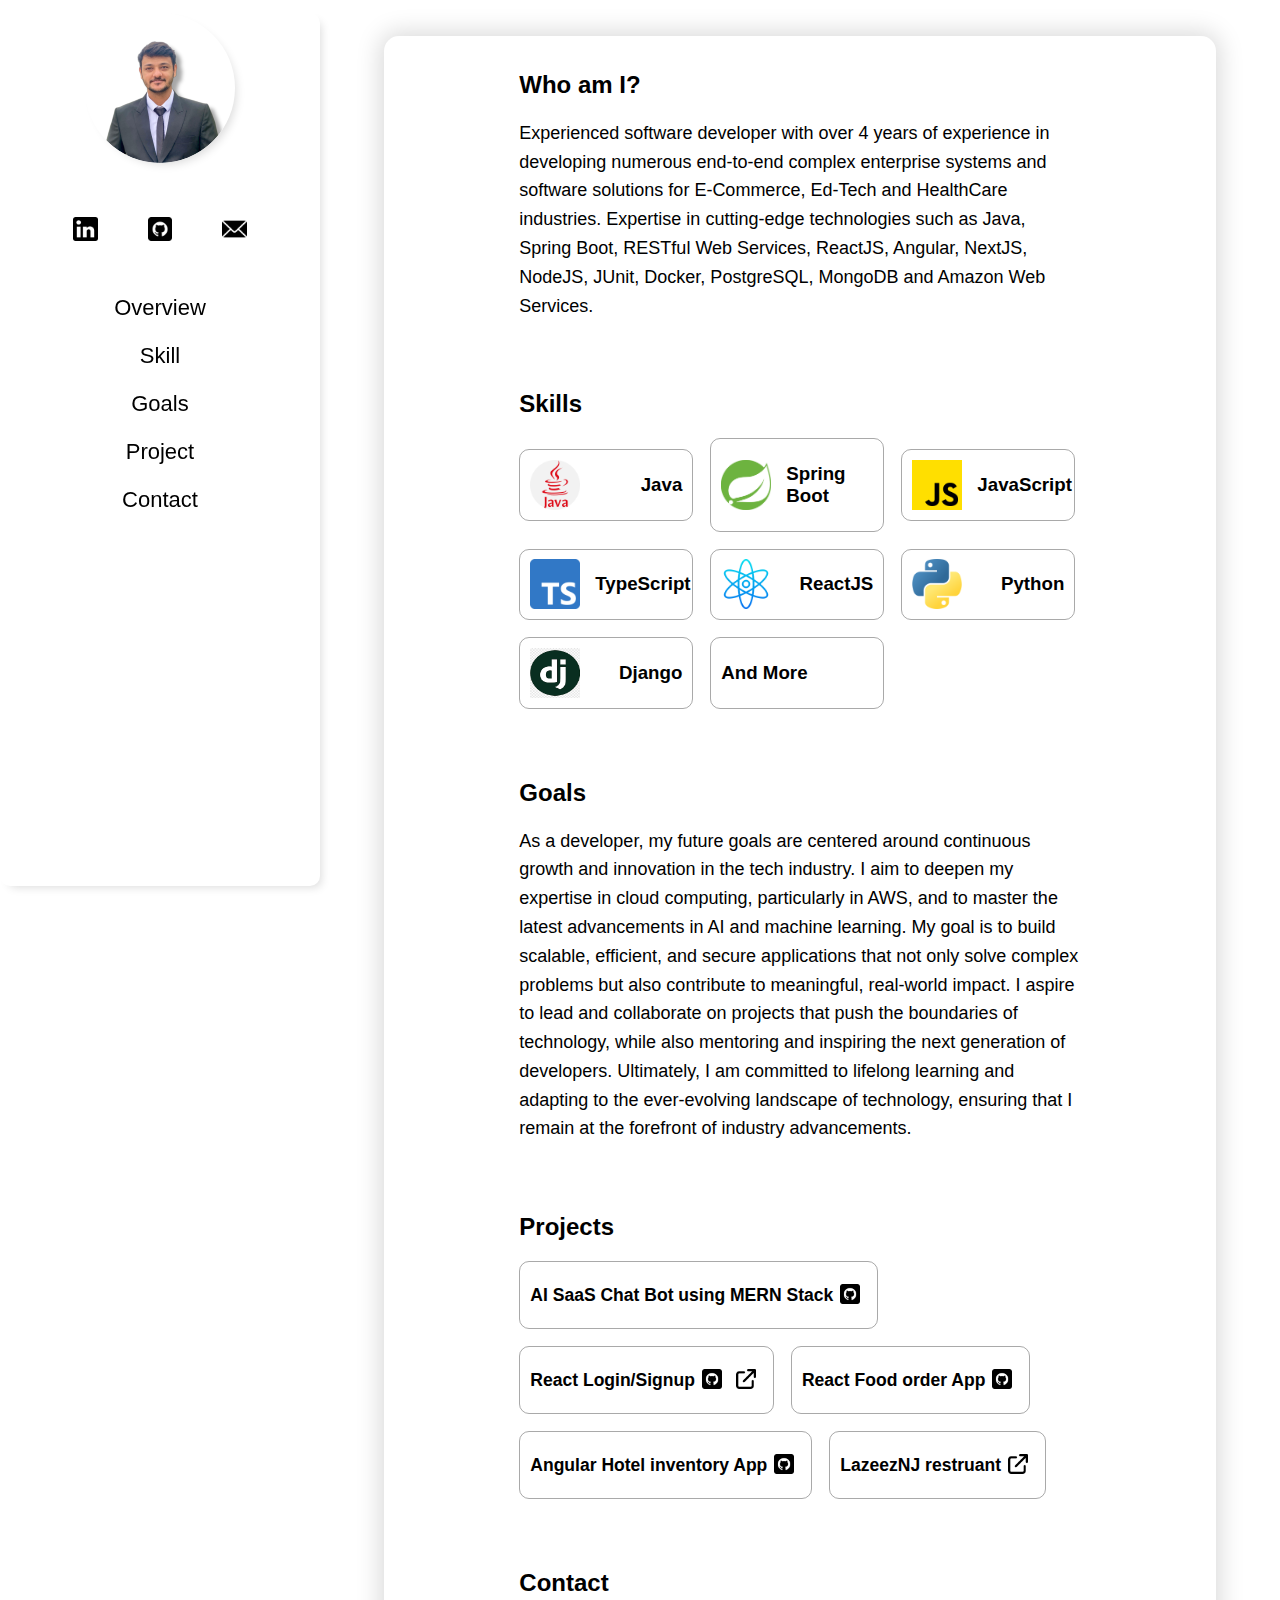
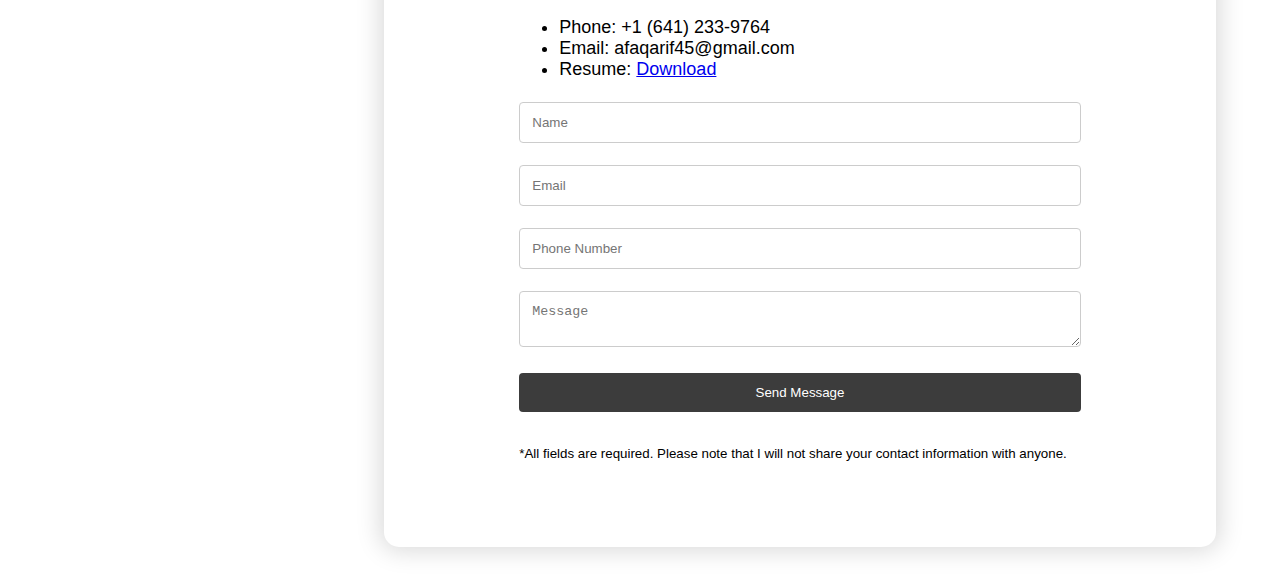
<file: index.html>
<!doctype html><html lang="en"><head><meta charset="utf-8"/><link rel="icon" href="/favicon.ico"/><meta name="viewport" content="width=device-width,initial-scale=1"/><meta name="theme-color" content="#000000"/><meta name="description" content="Web site created using create-react-app"/><link rel="apple-touch-icon" href="/logo192.png"/><link rel="manifest" href="/manifest.json"/><title>Afaq Arif - Portfolio</title><script defer="defer" src="/static/js/main.905987bc.js"></script><link href="/static/css/main.db9f0f8a.css" rel="stylesheet"></head><body><noscript>You need to enable JavaScript to run this app.</noscript><div id="root"></div></body></html>
</file>
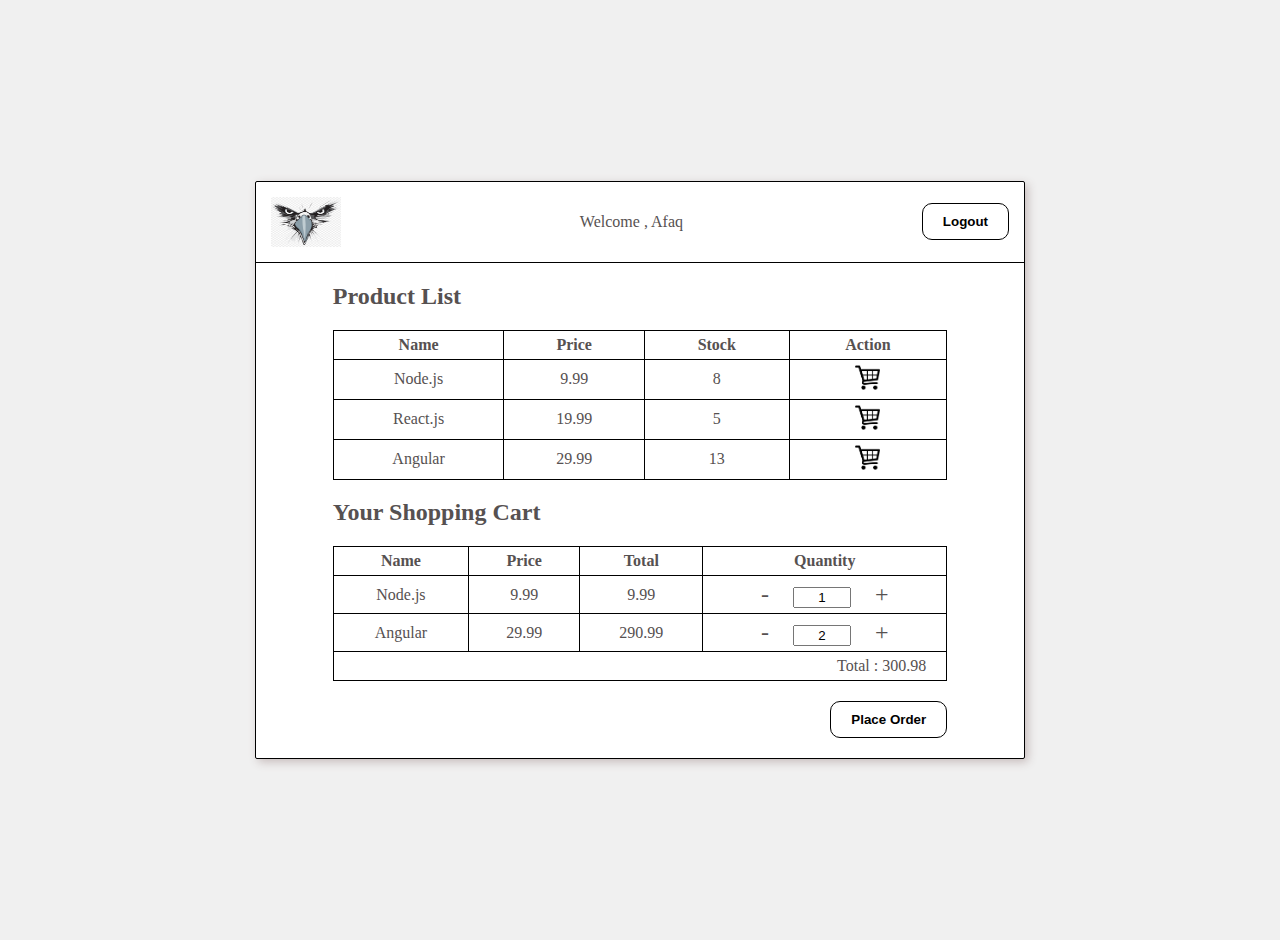
<file: cart/index.html>
<!DOCTYPE html>
<html lang="en">
  <head>
    <meta charset="UTF-8" />
    <title>Lab 3</title>
    <link rel="stylesheet" href="style.css" />
  </head>
  <body>
    <div class="outer_div">
      <div class="inner_div">
        <header>
          <img src="../logo.png" alt="Logo" width="70" height="50" />
          <p>Welcome , Afaq</p>
          <button class="btn">Logout</button>
        </header>

        <div class="content">
          <h2 class="title">Product List</h2>

          <table class="product_list">
            <thead>
              <tr>
                <th>Name</th>
                <th>Price</th>
                <th>Stock</th>
                <th>Action</th>
              </tr>
            </thead>
            <tbody>
              <tr>
                <td>Node.js</td>
                <td>9.99</td>
                <td>8</td>
                <td><img src="cart.png" alt="cart" width="25" /></td>
              </tr>
              <tr>
                <td>React.js</td>
                <td>19.99</td>
                <td>5</td>
                <td><img src="cart.png" alt="cart" width="25" /></td>
              </tr>
              <tr>
                <td>Angular</td>
                <td>29.99</td>
                <td>13</td>
                <td><img src="cart.png" alt="cart" width="25" /></td>
              </tr>
            </tbody>
          </table>

          <!-- My shopping cart -->

          <h2 class="title">Your Shopping Cart</h2>

          <table class="cart_list">
            <thead>
              <tr>
                <th>Name</th>
                <th>Price</th>
                <th>Total</th>
                <th>Quantity</th>
              </tr>
            </thead>
            <tbody>
              <tr>
                <td>Node.js</td>
                <td>9.99</td>
                <td>9.99</td>
                <td>
                  <span class="controls">-</span>
                  <input type="text" value="1" />
                  <span class="controls">+</span>
                </td>
              </tr>
              <tr>
                <td>Angular</td>
                <td>29.99</td>
                <td>290.99</td>
                <td>
                  <span class="controls">-</span>
                  <input type="text" value="2" />
                  <span class="controls">+</span>
                </td>
              </tr>
              <tr>
                <td class="total_column" colspan="4">Total : 300.98</td>
              </tr>
            </tbody>
          </table>

          <!-- Place order -->
          <div class="order_btn">
            <button class="btn">Place Order</button>
          </div>
        </div>
      </div>
    </div>
  </body>
</html>
</file>
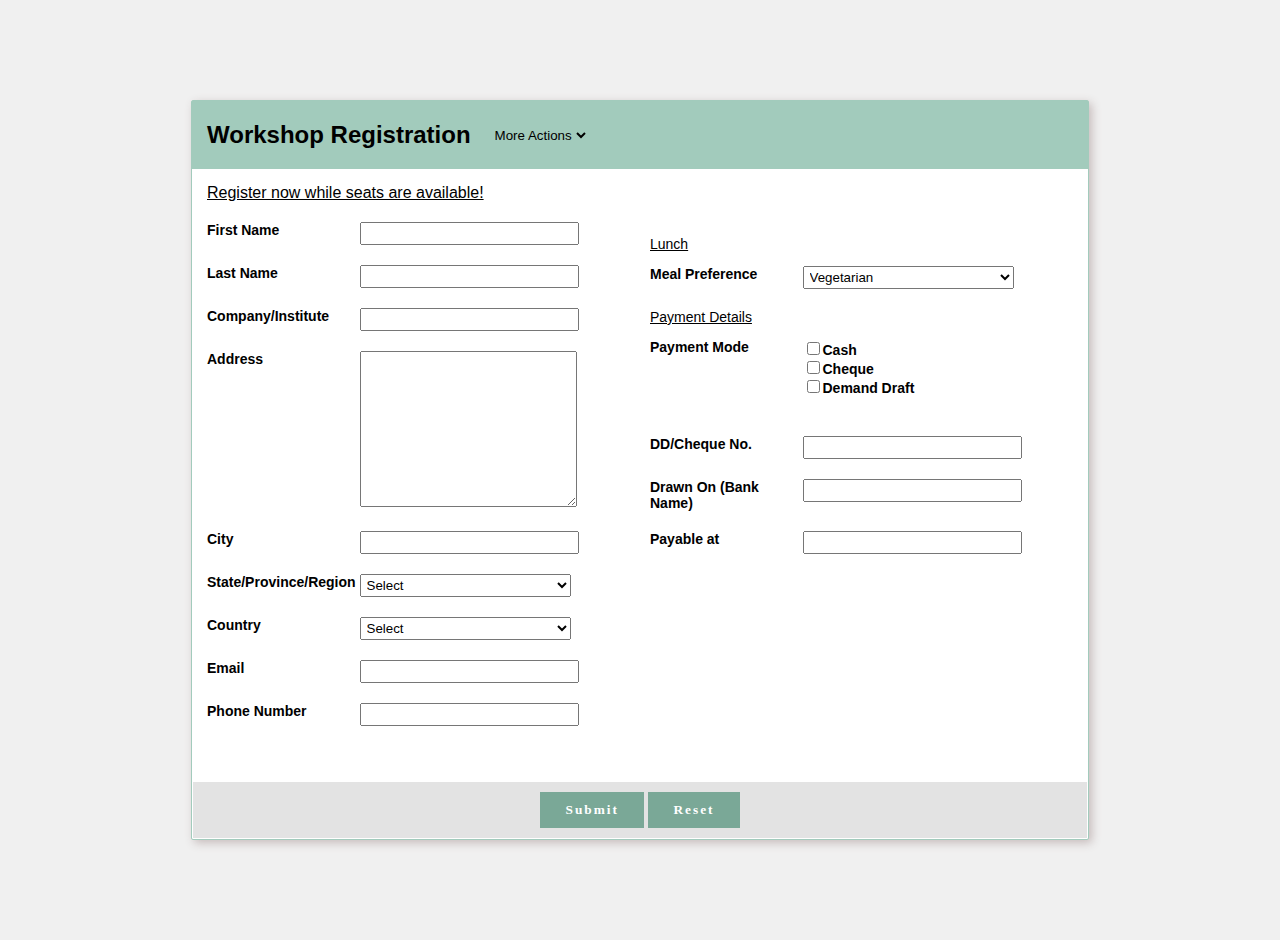
<file: workshop-registration/index.html>
<!DOCTYPE html>
<html lang="en">
  <head>
    <meta charset="UTF-8" />
    <title>Lab 4</title>
    <link rel="stylesheet" href="style.css" />
  </head>
  <body>
    <div class="outer_div">
      <div class="inner_div">
        <header>
          <h2>Workshop Registration</h2>
          <select class="actions_list">
            <option value="">More Actions</option>
          </select>
        </header>

        <form method="GET">
          <div class="content">
            <a href="#">Register now while seats are available!</a>
            <div class="outer_form">
              <div class="form_1">
                <div>
                  <label>First Name</label>
                  <input type="text" name="FirstName" />
                </div>
                <div>
                  <label>Last Name</label>
                  <input type="text" name="LastName" />
                </div>
                <div>
                  <label>Company/Institute</label>
                  <input type="text" name="Company" />
                </div>
                <div>
                  <label>Address</label>
                  <textarea name="Address" cols="30" rows="10"></textarea>
                </div>
                <div>
                  <label>City</label>
                  <input type="text" name="City" />
                </div>
                <div>
                  <label>State/Province/Region</label>
                  <select name="State">
                    <option value="">Select</option>
                    <option value="">Iowa</option>
                  </select>
                </div>
                <div>
                  <label>Country</label>
                  <select name="Country">
                    <option value="">Select</option>
                    <option value="USA">USA</option>
                    <option value="Pakistan">Pakistan</option>
                  </select>
                </div>
                <div>
                  <label>Email</label>
                  <input type="email" name="Email" />
                </div>
                <div>
                  <label>Phone Number</label>
                  <input type="text" name="PhoneNumber" />
                </div>
              </div>
              <div class="form_2">
                <p class="form_heading">Lunch</p>
                <div>
                  <label>Meal Preference</label>
                  <select name="Meal">
                    <option value="Vegetarian">Vegetarian</option>
                    <option value="non-Vegetarian">non - Vegetarian</option>
                  </select>
                </div>
                <p class="form_heading">Payment Details</p>
                <div>
                  <label>Payment Mode</label>
                  <div class="checkboxs_container">
                    <label class="checkboxs">
                      <input type="checkbox" name="Cash" value="Cash" />Cash
                    </label>
                    <label class="checkboxs">
                      <input
                        type="checkbox"
                        name="Cheque"
                        value="Cheque"
                      />Cheque
                    </label>
                    <label class="checkboxs">
                      <input
                        type="checkbox"
                        name="DemandDraft"
                        value="Demand Draft"
                      />Demand Draft
                    </label>
                  </div>
                </div>
                <div>
                  <label>DD/Cheque No.</label>
                  <input type="text" name="DD" />
                </div>
                <div>
                  <label>Drawn On (Bank Name)</label>
                  <input type="text" name="Bank" />
                </div>
                <div>
                  <label>Payable at</label>
                  <input type="text" name="Payable" />
                </div>
              </div>
            </div>
          </div>

          <div class="form_footer">
            <input type="submit" class="btn" />
            <input type="reset" class="btn" />
          </div>
        </form>
      </div>
    </div>
  </body>
</html>
</file>
<file: static/css/main.db9f0f8a.css>
body{-webkit-font-smoothing:antialiased;-moz-osx-font-smoothing:grayscale;font-family:-apple-system,BlinkMacSystemFont,Segoe UI,Roboto,Oxygen,Ubuntu,Cantarell,Fira Sans,Droid Sans,Helvetica Neue,sans-serif;margin:0}code{font-family:source-code-pro,Menlo,Monaco,Consolas,Courier New,monospace}html body{margin:0;padding:0}.container-main{box-sizing:border-box;display:flex;justify-content:space-between}.sidebar{border-radius:10px;box-shadow:5px 5px 10px -4px #00000026;box-sizing:border-box;height:97vh;margin-top:1%;position:fixed;text-align:center;width:25%}.sidebar-container{margin:auto;width:70%}.sidebar-image{border-radius:50%;box-shadow:5px 5px 10px -4px #00000026;width:150px}.sections{margin-bottom:50px}.link-section{display:flex;justify-content:space-between}.sidebar-icons{width:33%}.portfolio-section a{color:#000;font-size:32px;text-decoration:none;transition:all .1s}.portfolio-section a:hover{font-size:23px;font-weight:500}.portfolio-content{border-radius:15px;box-shadow:0 0 25px 4px #00000026;box-sizing:border-box;margin:36px 5% 36px auto;padding:15px;width:65%}.portfolio-content-inner{margin:auto;width:70%}.portfolio-content-inner .content{font-size:22px;line-height:1.6}.portfolio-content-inner .heading{font-size:32px}.portfolio-content>div{margin-bottom:70px}.projects,.skills{align-items:center;display:flex;flex-wrap:wrap;gap:17px}.skills .skill img{height:50px;width:50px}.projects .project,.skills .skill{align-items:center;border:1px solid rgba(92,91,91,.527);border-radius:10px;box-sizing:border-box;display:flex;justify-content:space-between;min-width:31%;padding:5px 10px;transition:all .2s}.projects .project:hover,.skills .skill:hover{border:1px solid #000}.skills{align-items:center;display:flex;flex-wrap:wrap;gap:17px}.skills .skill img{height:75px;margin-right:15px;width:75px}.skills .skill{align-items:center;border:1px solid rgba(92,91,91,.527);border-radius:10px;box-sizing:border-box;display:flex;flex-basis:31%;padding:10px 15px;transition:all .2s}.skills .skill:hover{border:1px solid #000}.projects .project img{height:20px;margin:0 7px;width:20px}.project{font-size:22px}.contact-form input[type=submit]{background-color:#242424e3;border:none;border-radius:4px;color:#fff;cursor:pointer;padding:12px 20px}input[type=submit]:hover{background-color:#000}.contact-form input,select,textarea{border:1px solid #ccc;border-radius:4px;box-sizing:border-box;margin-bottom:16px;margin-top:6px;padding:12px;resize:vertical;width:100%}#contact ul li{font-size:24px}@media only screen and (max-width:1550px){.portfolio-content-inner .content{font-size:18px}.portfolio-content-inner .heading{font-size:24px}#contact ul li{font-size:18px}.portfolio-section a{font-size:22px}.skills .skill{padding:5px 10px}.skills .skill img{height:50px;width:50px}.project{font-size:15px}}@media only screen and (max-width:768px){.portfolio-content-inner{width:90%}.portfolio-content-inner .content{font-size:16px;line-height:1.4}.portfolio-content-inner .heading{font-size:20px}#contact ul li{font-size:16px}.portfolio-section a{font-size:18px}.skills .skill{flex-basis:47%}.skills .skill img{height:50px;width:50px}.project{font-size:10px}}@media only screen and (max-width:500px){.sections{margin-bottom:10px}.portfolio-content-inner{width:90%}.portfolio-content-inner .content{font-size:16px;line-height:1.4}.portfolio-content-inner .heading{font-size:20px}#contact ul li{font-size:16px}.portfolio-section a{font-size:18px}.skills .skill{flex-basis:95%}.skills .skill img{height:50px;width:50px}.project{font-size:13px}.container-main{display:block}.sidebar{background-color:#fff;height:auto;position:static;width:100%}.portfolio-section{padding-bottom:15px}.portfolio-content{border-radius:15px;box-shadow:0 0 25px 4px #00000026;box-sizing:border-box;margin:10px 5% 0 auto;padding:15px;width:100%}}
/*# sourceMappingURL=main.db9f0f8a.css.map*/
</file>
<file: cart/style.css>
body {
  margin: 0;
  padding: 0;
  background-color: rgb(240, 240, 240);
  font-family: cursive;
  color: #565151;
}
.outer_div {
  display: flex;
  justify-content: center;
  align-items: center;
  min-height: 100vh;
  padding: 20px 0;
}
.inner_div {
  width: 60%;
  border-radius: 2px;
  /* padding: 10px; */
  background-color: white;
  border: 1px solid black;
  box-shadow: 3px 3px 10px rgb(199, 188, 188);
}
header {
  padding: 15px;
  display: flex;
  justify-content: space-between;
  align-items: center;
  border-bottom: 1px solid black;
}

.content {
  width: 80%;
  margin: 0 auto;
}
.product_list,
.cart_list {
  width: 100%;
  border-collapse: collapse;
}

table.product_list th,
table.product_list td,
table.cart_list th,
table.cart_list td {
  border: 1px solid black;
  padding: 5px 20px;
  text-align: center;
}
table.cart_list .total_column {
  text-align: right;
}
table.cart_list input {
  margin: 0 20px;
  width: 50px;
  text-align: center;
}
table.cart_list .controls {
  font-size: 24px;
}
.order_btn {
  text-align: right;
  margin: 20px 0;
}
.btn {
  background-color: transparent;
  border: 1px solid black;
  padding: 10px 20px;
  border-radius: 10px;
  transition: all 0.25s;
  font-weight: 600;
  font-size: 16 px;
}

.btn:hover {
  background-color: #dededd;
  color: white;
  border: 1px solid transparent;
}
</file>
<file: workshop-registration/style.css>
body {
  margin: 0;
  padding: 0;
  background-color: rgb(240, 240, 240);
  /* font-family: cursive; */
  /* color: #565151; */
  font-family: Arial, Helvetica, sans-serif;
}
.outer_div {
  display: flex;
  justify-content: center;
  align-items: center;
  min-height: 100vh;
  padding: 20px 0;
}
.inner_div {
  width: 70%;
  border-radius: 2px;
  /* padding: 10px; */
  background-color: white;
  border: 1px solid #a2cbbc;
  box-shadow: 3px 3px 10px rgb(199, 188, 188);
}
header {
  padding: 0px 15px;
  display: flex;
  gap: 20px;
  background-color: #a2cbbc;
}
a {
  color: black;
}
.actions_list {
  background-color: transparent;
  border: none;
}
.content {
  padding: 15px;
}
.outer_form {
  display: flex;
  gap: 20px;
  margin: 20px 0px;
}
.form_1,
.form_2 {
  flex: 1;
}
.form_1 div,
.form_2 div {
  margin-bottom: 20px;
}

.form_heading {
  text-decoration: underline;
  font-size: 14px;
}

label {
  vertical-align: top;
  display: inline-block;
  width: 35%;
  font-weight: 700;
  font-size: 14px;
}
.outer_form input[type="text"],
.outer_form input[type="email"],
.outer_form textarea,
.outer_form select {
  width: 50%;
  padding: 2px;
}

.checkboxs {
  width: 100%;
}

.checkboxs_container {
  display: inline-block;
}

.form_footer {
  background-color: #e3e3e3;
  text-align: center;
  padding: 10px 2px;
  margin: 1px;
}
.btn {
  background-color: #7aa897;
  color: white;
  font-weight: 600;
  font-family: cursive;
  border: none;
  padding: 10px 25px;
  letter-spacing: 2px;
}
</file>
